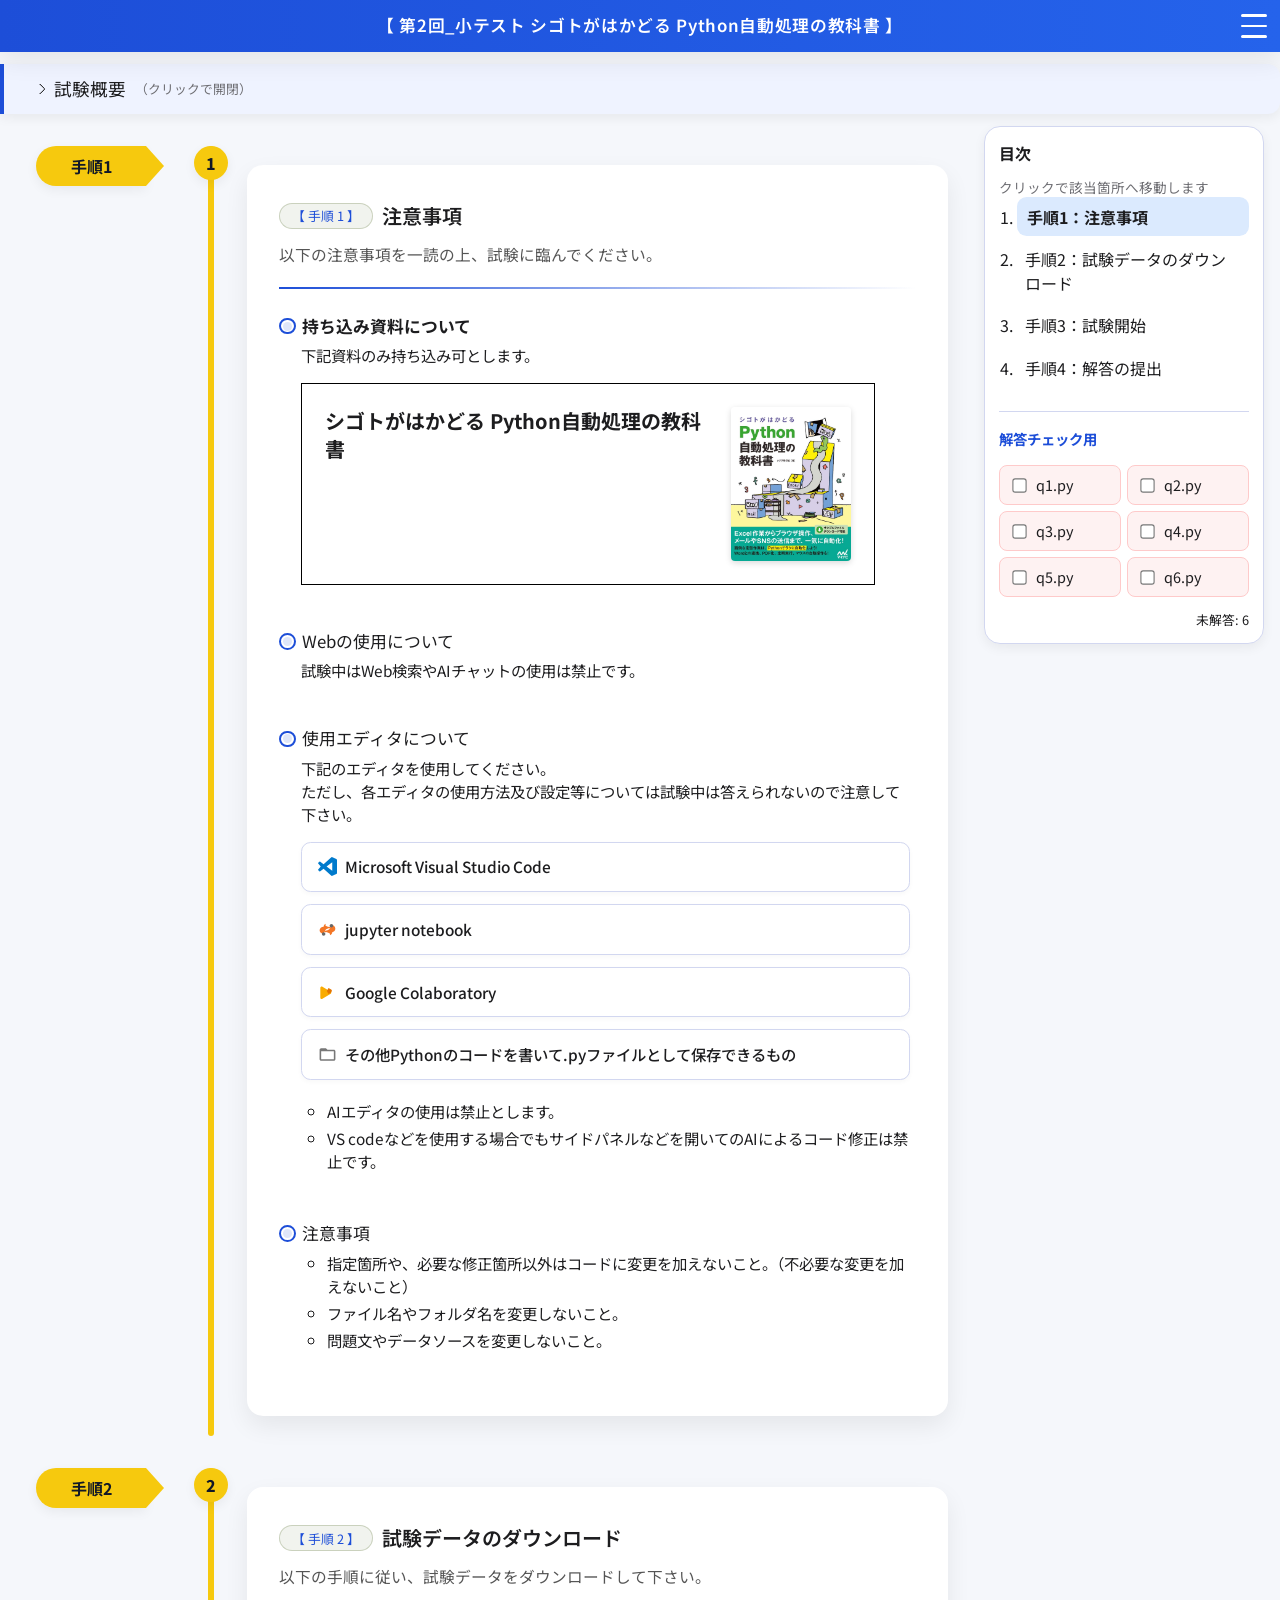
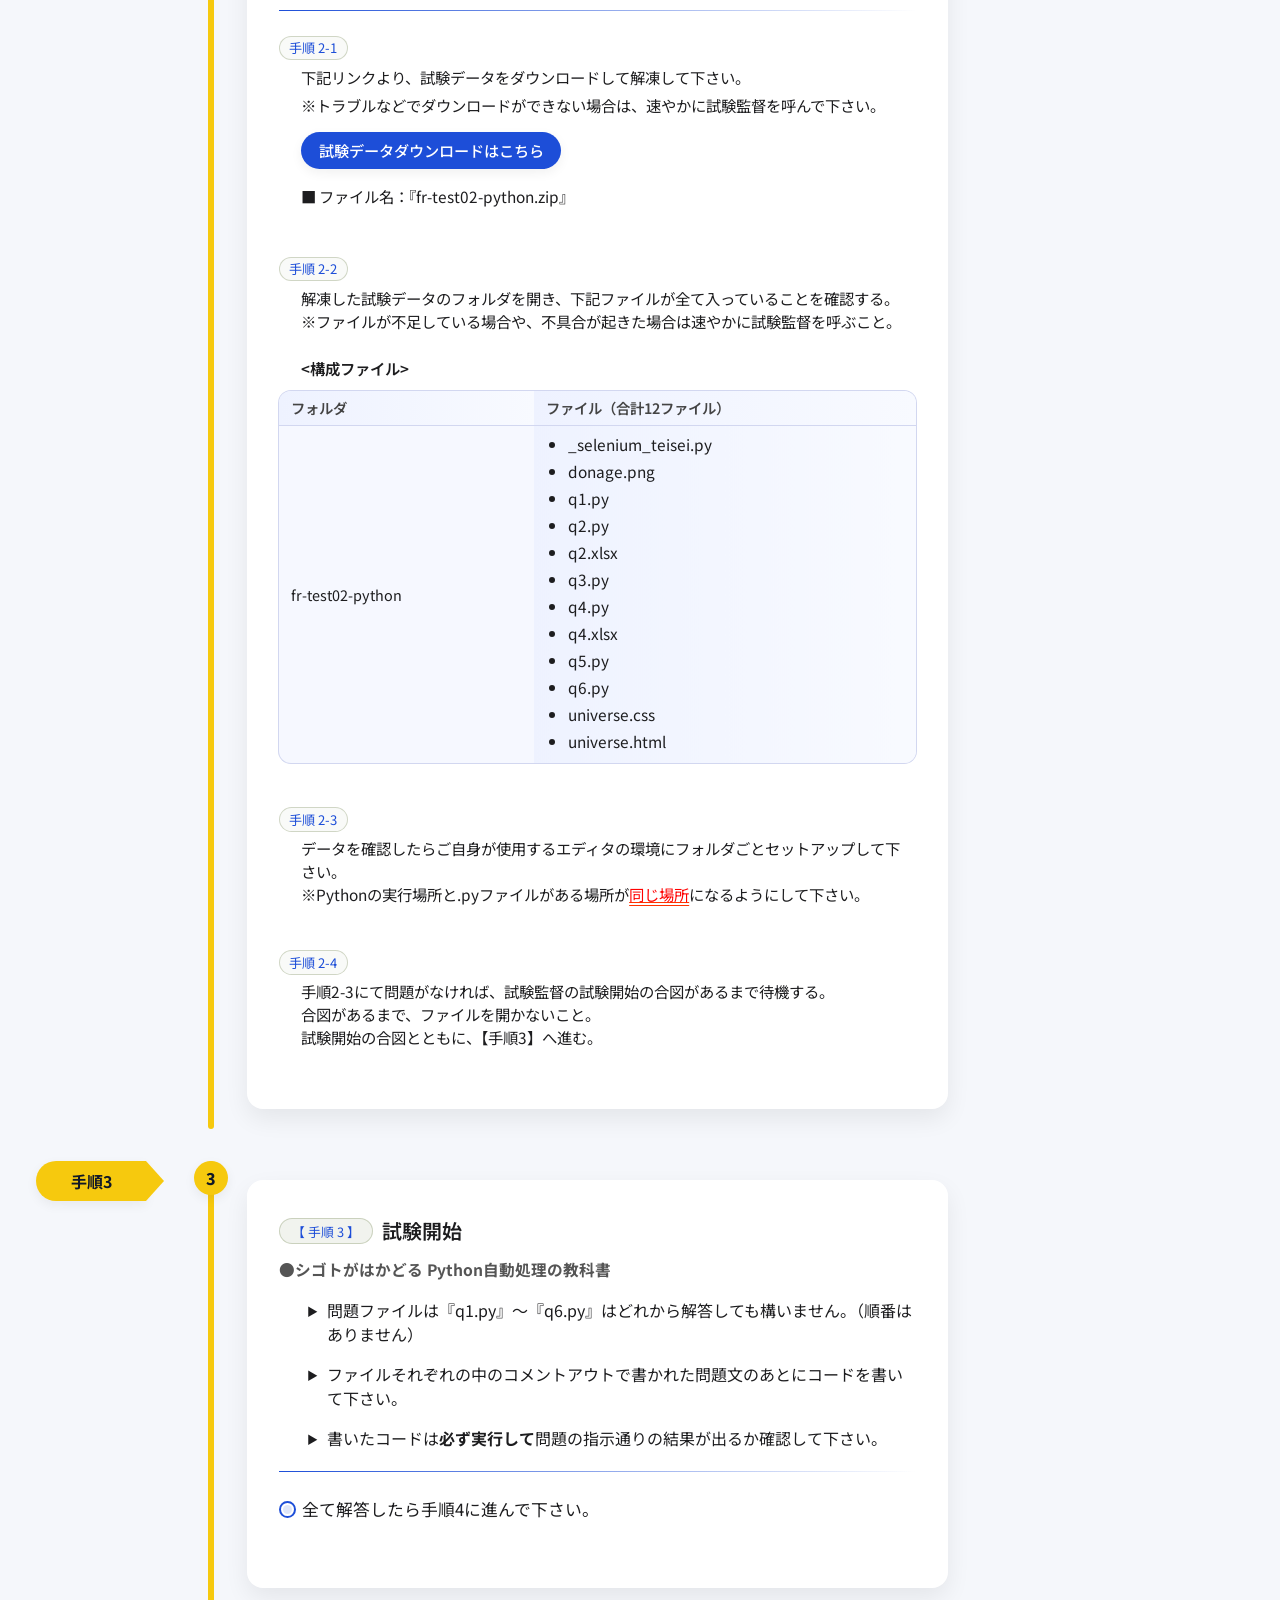
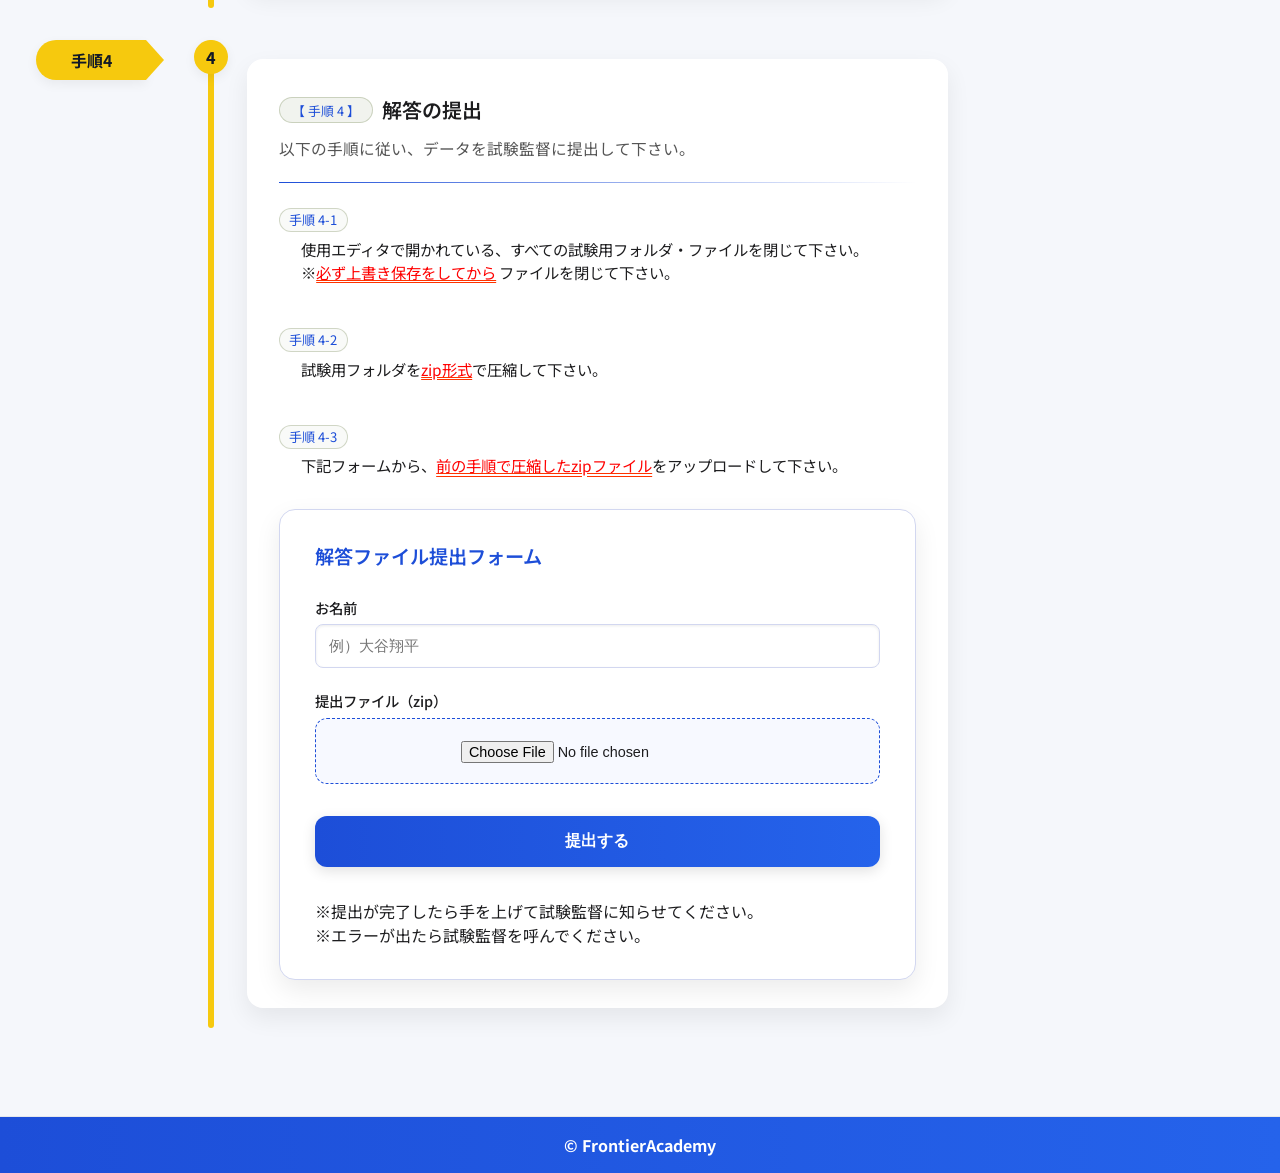
<file: index.html>
<!DOCTYPE html>
<html lang="ja">

<head>
  <meta charset="UTF-8" />
  <meta name="viewport" content="width=device-width, initial-scale=1.0" />
  <title>第2回 小テスト - シゴトがはかどる Python自動処理の教科書</title> <!-- 変更箇所 -->

  <!-- Google Fonts -->
  <link rel="preconnect" href="https://fonts.googleapis.com" />
  <link rel="preconnect" href="https://fonts.gstatic.com" crossorigin />
  <link href="https://fonts.googleapis.com/css2?family=Noto+Sans+JP:wght@400;500;700&display=swap" rel="stylesheet" />

  <!-- メインスタイル -->
  <link rel="stylesheet" href="css/style_timeline_tl_final.css" />
</head>

<body>
  <header>
    <h1>【 第2回_小テスト シゴトがはかどる Python自動処理の教科書 】</h1>
    <button class="humb" aria-label="オプションメニューを開閉">
      <span class="humb__line humb__line--top"></span>
      <span class="humb__line humb__line--mid"></span>
      <span class="humb__line humb__line--bottom"></span>
    </button>
  </header>

  <div class="contents">
    <!-- 試験概要 -->
    <div class="contents__heading">
      <h2>
        試験概要
        <span>（クリックで開閉）</span>
      </h2>
      <div class="info">
        <dl class="info__list">
          <dt>実施施設</dt>
          <dd>フロンティア・アカデミー福岡校</dd>
          <dt>試験時間</dt>
          <dd>45分間</dd>
          <dt>合格点</dt>
          <dd>80点（100点満点中）</dd>
        </dl>
      </div>
    </div>

    <!-- タブ（廃止：タイムライン1ページ化） -->
    <!-- パネル（タイムライン） -->
    <div class="page-layout">
      <!-- メイン（タイムライン） -->
      <main class="timeline" aria-label="手順一覧">
        <!-- 1:はじめに -->
        <section id="step1" class="timeline-item">
          <div class="timeline-tag" aria-hidden="true"><span>手順1</span></div>
          <div class="timeline-rail" aria-hidden="true"><span class="timeline-dot">1</span></div>
          <div class="timeline-content">
            <div class="question">
              <div class="question__heading">
                <h3>
                  <span class="panel-title">自動出力</span>
                  注意事項
                </h3>
                <p>以下の注意事項を一読の上、試験に臨んでください。</p>
              </div>
              <div class="question__item">
                <h4 class="fontB">
                  <span class="radio-button"></span>
                  持ち込み資料について
                </h4>
                <p>
                  下記資料のみ持ち込み可とします。
                </p>
                <p class="emphasis-book book-with-image boxb">
                  <span class="book-title">シゴトがはかどる Python自動処理の教科書</span> <!-- 変更箇所 -->
                  <img src="images/image_python_2.jpg" alt="" class="book-image" />
                </p>
              </div>
              <div class="question__item">
                <h4>
                  <span class="radio-button"></span>
                  Webの使用について
                </h4>
                <p>試験中はWeb検索やAIチャットの使用は禁止です。</p>
              </div>
              <div class="question__item">
                <h4>
                  <span class="radio-button"></span>
                  使用エディタについて
                </h4>
                <!-- <p>Google Colaboratory（※自身のGoogleアカウントにログインして実行する）</p> -->
                <p>下記のエディタを使用してください。<br>ただし、各エディタの使用方法及び設定等については試験中は答えられないので注意して下さい。</p>

                <ul class="editor-list">
                  <li class="icon-vscode">Microsoft Visual Studio Code</li>
                  <li class="icon-jupyter">jupyter notebook</li>
                  <li class="icon-colab">Google Colaboratory</li>
                  <li class="icon-other">その他Pythonのコードを書いて.pyファイルとして保存できるもの</li>
                </ul>

                <ul class="mTop">
                  <li class="td-on">AIエディタの使用は禁止とします。</li>
                  <li class="td-on">VS codeなどを使用する場合でもサイドパネルなどを開いてのAIによるコード修正は禁止です。</li>
                </ul>

              </div>
              <div class="question__item">
                <h4>
                  <span class="radio-button"></span>
                  注意事項
                </h4>
                <ul>
                  <li class="td-on">
                    指定箇所や、必要な修正箇所以外はコードに変更を加えないこと。（不必要な変更を加えないこと）
                  </li>
                  <li class="td-on">ファイル名やフォルダ名を変更しないこと。</li>
                  <li class="td-on">問題文やデータソースを変更しないこと。</li>
                </ul>
              </div>
            </div>
          </div>
        </section>

        <!-- 2:試験問題ダウンロード -->
        <section id="step2" class="timeline-item">
          <div class="timeline-tag" aria-hidden="true"><span>手順2</span></div>
          <div class="timeline-rail" aria-hidden="true"><span class="timeline-dot">2</span></div>
          <div class="timeline-content">
            <div class="question">
              <div class="question__heading">
                <h3>
                  <span class="panel-title">手順n (自動出力)</span>
                  試験データのダウンロード
                </h3>
                <p>以下の手順に従い、試験データをダウンロードして下さい。</p>
              </div>
              <div class="question__item">
                <h4>
                  <span class="panel-sub-title">自動出力</span>
                </h4>
                <p class="phphtml2">下記リンクより、試験データをダウンロードして解凍して下さい。</p>
                <p class="phphtml2">
                  ※トラブルなどでダウンロードができない場合は、速やかに試験監督を呼んで下さい。
                </p>
                <p class="phphtml2" style="margin-top: 1em">
                  <a href="fr-test02-python.zip" target="_blank" class="link-button">
                    試験データダウンロードはこちら
                  </a>
                </p>
                <!-- <p class="phphtml2" style="margin-top: 1em">
              ■ ファイル名：『fr-test06-python2.zip』
            </p> -->
                <p class="phphtml2" style="margin-top: 1em">
                  ■ ファイル名：『fr-test02-python.zip』
                </p>
              </div>

              <div class="question__item">
                <h4>
                  <span class="panel-sub-title">自動出力</span>
                </h4>
                <p>
                  解凍した試験データのフォルダを開き、下記ファイルが全て入っていることを確認する。
                </p>
                <p>※ファイルが不足している場合や、不具合が起きた場合は速やかに試験監督を呼ぶこと。</p>
                <br />
                <p class="table-caption">&lt;構成ファイル&gt;</p>
                <table class="question-table question-table--three-cols">
                  <tr>
                    <th>フォルダ</th>
                    <th>ファイル（合計12ファイル）</th>
                  </tr>
                  <tr>
                    <td>fr-test02-python</td> <!-- 変更箇所 -->
                    <td class="bg-th">
                      <ul class="file-list">
                        <li>_selenium_teisei.py</li>
                        <li>donage.png</li>
                        <li>q1.py</li>
                        <li>q2.py</li>
                        <li>q2.xlsx</li>
                        <li>q3.py</li>
                        <li>q4.py</li>
                        <li>q4.xlsx</li>
                        <li>q5.py</li>
                        <li>q6.py</li>
                        <li>universe.css</li>
                        <li>universe.html</li>
                      </ul>
                    </td>
                  </tr>

                </table>

                <!-- <table class="question-table question-table--three-cols">
              <tr>
                <th>親フォルダ</th>
                <th>子フォルダ</th>
                <th>孫フォルダ</th>
                <th>各ファイル</th>
              </tr>
              <tr>
                <td rowspan="4">fr-test01-python</td>
                <td rowspan="2">chapter-1</td>
                <td>data</td>
                <td>交通事故_2024.csv</td>
              </tr>
              <tr>
                <td>src</td>
                <td>MiniTest.ipynb</td>
              </tr>
              <tr>
                <td rowspan="2">chapter-2</td>
                <td>data</td>
                <td>福岡県人口移動調査.xlsx</td>
              </tr>
              <tr>
                <td>src</td>
                <td>MiniTest_2.ipynb</td>
              </tr>
            </table> -->
              </div>

              <div class="question__item">
                <h4>
                  <span class="panel-sub-title">自動出力</span>
                </h4>
                <!-- <p>
              データを確認したら元のフォルダ（fr-test06-python2）ごと、ご自身のGoogleドライブにアップロードしてください。
            </p> -->
                <p>データを確認したらご自身が使用するエディタの環境にフォルダごとセットアップして下さい。</p>
                <!-- <p>
              ※フォルダは
              <span class="point2">マイドライブの直下</span>
              にアップロードしてください。
            </p> -->
                <p>
                  ※Pythonの実行場所と.pyファイルがある場所が<span class="point2">同じ場所</span>になるようにして下さい。
                </p>
              </div>

              <div class="question__item">
                <h4>
                  <span class="panel-sub-title">自動出力</span>
                </h4>
                <p>手順2-3にて問題がなければ、試験監督の試験開始の合図があるまで待機する。</p>
                <p>合図があるまで、ファイルを開かないこと。</p>
                <p>試験開始の合図とともに、【手順3】へ進む。</p>
              </div>
            </div>
          </div>
        </section>

        <!-- 3:試験開始 -->
        <section id="step3" class="timeline-item">
          <div class="timeline-tag" aria-hidden="true"><span>手順3</span></div>
          <div class="timeline-rail" aria-hidden="true"><span class="timeline-dot">3</span></div>
          <div class="timeline-content">
            <div class="question">
              <div class="question__heading">
                <h3>
                  <span class="panel-title">手順n (自動出力)</span>
                  試験開始
                </h3>
                <p class="emphasis-book">●シゴトがはかどる Python自動処理の教科書</p>
                <!-- <ul class="notice3">
              <li>
                アップロードした『fr-test06-python2』フォルダの中にある『chapter-1』と『chapter-2』はどちらから始めても構いません。
              </li>
              <li>
                それぞれの『src』フォルダの中にあるファイルを
                <span class="b">右クリック</span>
                →
                <span class="b">アプリで開く</span>
                →
                <span class="b">Google Colaboratory</span>
                を選択して作業ウィンドウを開いてください。
              </li>
              <li>解答はセルの中に記入してください。セルの数は適宜、増やしても構いません。</li>
            </ul> -->

                <ul class="notice3">
                  <li>
                    問題ファイルは『q1.py』〜『q6.py』はどれから解答しても構いません。（順番はありません）
                  </li>
                  <li>
                    ファイルそれぞれの中のコメントアウトで書かれた問題文のあとにコードを書いて下さい。
                  </li>
                  <li>書いたコードは<span class="b">必ず実行して</span>問題の指示通りの結果が出るか確認して下さい。</li>
                </ul>
              </div>

              <div class="question__item">
                <h4>
                  <span class="radio-button"></span>
                  全て解答したら手順4に進んで下さい。
                </h4>
              </div>
            </div>
          </div>
        </section>

        <!-- 4:ファイルアップロード -->
        <section id="step4" class="timeline-item">
          <div class="timeline-tag" aria-hidden="true"><span>手順4</span></div>
          <div class="timeline-rail" aria-hidden="true"><span class="timeline-dot">4</span></div>
          <div class="timeline-content">
            <div class="question">
              <div class="question__heading">
                <h3>
                  <span class="panel-title">手順n (自動出力)</span>
                  解答の提出
                </h3>
                <p>以下の手順に従い、データを試験監督に提出して下さい。</p>
              </div>

              <!-- 4-1 -->
              <div class="question__item">
                <h4>
                  <span class="panel-sub-title">自動出力</span>
                </h4>
                <p>
                  使用エディタで開かれている、すべての試験用フォルダ・ファイルを閉じて下さい。
                  <br />
                  ※<span class="point2">必ず上書き保存をしてから</span> ファイルを閉じて下さい。
                </p>
              </div>

              <!-- 4-2 -->
              <div class="question__item">
                <h4>
                  <span class="panel-sub-title">自動出力</span>
                </h4>
                <p>試験用フォルダを<span class="point2">zip形式</span>で圧縮して下さい。</p>
              </div>

              <!-- 4-4: ここからフォーム版に置き換え -->
              <div class="question__item">
                <h4><span class="panel-sub-title">自動出力</span></h4>
                <p>下記フォームから、<span class="point2">前の手順で圧縮したzipファイル</span>をアップロードして下さい。</p>
              </div>

              <!-- ★★★ スタイリッシュ提出フォーム（独立カード化） ★★★ -->
              <div class="upload-card">

                <h4 class="upload-title">
                  解答ファイル提出フォーム
                </h4>

                <form id="uploadForm" class="upload-form">

                  <div class="form-group">
                    <label>お名前</label>
                    <input type="text" id="nameInput" placeholder="例）大谷翔平" required />
                  </div>

                  <div class="form-group">
                    <label>提出ファイル（zip）</label>
                    <div class="file-box">
                      <input type="file" id="fileInput" accept=".zip" required />
                    </div>
                  </div>

                  <button type="submit" class="upload-btn">
                    提出する
                  </button>

                  <p id="uploadResult" class="upload-result"></p>

                </form>

                <script>
                  document.getElementById("uploadForm").addEventListener("submit", async (e) => {
                    e.preventDefault();

                    const name = document.getElementById("nameInput").value.trim();
                    const fileInput = document.getElementById("fileInput");
                    const file = fileInput.files[0];

                    if (!name || !file) {
                      alert("名前とファイルを選択してください");
                      return;
                    }

                    if (!file.name.endsWith('.zip')) {
                      alert("ZIPファイルのみ提出可能です");
                      return;
                    }

                    // ★★★ ファイル → base64変換 ★★★
                    const reader = new FileReader();
                    reader.onload = async function (event) {
                      const base64 = event.target.result.split(',')[1];  // [data-uri] → XXX部分だけ
                      const formData = new FormData();
                      formData.append('name', name);
                      formData.append('file', base64);  // base64文字列として送信
                      formData.append('filename', file.name);  // ファイル名も別途送信

                      document.getElementById("uploadResult").textContent = "送信中…（10～20秒かかる場合があります）";

                      try {
                        const url = "https://script.google.com/macros/s/AKfycbxGGPOqsgp715iMyX8--L2L2FdKrQV7Oay3__BR6K2hxnCGiGJZvirmQDad_ie3pGSEtQ/exec";  // ← あなたの最新URL

                        const response = await fetch(url, {
                          method: "POST",
                          body: formData
                        });

                        const result = await response.text();
                        if (result.includes("OK")) {
                          document.getElementById("uploadResult").textContent = "提出が完了しました！お疲れさまでした。";
                          document.getElementById("uploadForm").reset();
                        } else {
                          document.getElementById("uploadResult").textContent = "エラー: " + result + "（試験監督を呼んでください）";
                        }
                      } catch (error) {
                        document.getElementById("uploadResult").textContent = "送信エラー: " + error.message + "（試験監督を呼んでください）";
                      }
                    };
                    reader.readAsDataURL(file);  // base64読み込み開始
                  });
                </script>

                <p style="margin-top:2rem;">
                  ※提出が完了したら手を上げて試験監督に知らせてください。<br>
                  ※エラーが出たら試験監督を呼んでください。
                </p>
              </div>
            </div>
        </section>



      </main>

      <!-- 右ペイン：インデックス（常時表示） -->
      <aside class="index-pane" aria-label="手順インデックス">
        <div class="index-pane__inner">
          <p class="index-pane__title">目次</p>

          <div class="index-pane__hint">クリックで該当箇所へ移動します</div>
          <nav>
            <ol class="index-list"><!-- JSで自動生成 --></ol>
          </nav>

          <!-- 解答チェックリスト（Sidebar版） -->
          <div class="sidebar-checklist">
            <h4 class="checklist-title">解答チェック用</h4>
            <ul class="check-list-group mTop">
              <li>
                <label>
                  <input type="checkbox" class="task-check" />
                  <span class="task-name">q1.py</span>
                </label>
              </li>
              <li>
                <label>
                  <input type="checkbox" class="task-check" />
                  <span class="task-name">q2.py</span>
                </label>
              </li>
              <li>
                <label>
                  <input type="checkbox" class="task-check" />
                  <span class="task-name">q3.py</span>
                </label>
              </li>
              <li>
                <label>
                  <input type="checkbox" class="task-check" />
                  <span class="task-name">q4.py</span>
                </label>
              </li>
              <li>
                <label>
                  <input type="checkbox" class="task-check" />
                  <span class="task-name">q5.py</span>
                </label>
              </li>
              <li>
                <label>
                  <input type="checkbox" class="task-check" />
                  <span class="task-name">q6.py</span>
                </label>
              </li>
              <!-- <li>
                <label>
                  <input type="checkbox" class="task-check" />
                  <span class="task-name">q7.py</span>
                </label>
              </li> -->
            </ul>
            <div class="checklist-progress">
              <span class="progress-text">未解答: <span class="count-val">6</span></span>
            </div>
          </div>
        </div>
      </aside>
    </div>
  </div>

  <!-- サイドメニュー -->
  <aside class="sub-menu">
    <h2 class="sub-menu__heading">オプション</h2>
    <button class="close-btn" aria-label="閉じる"></button>

    <ul class="sub-menu__list sub-menu-list">
      <li class="sub-menu-list__item sub-menu-list__item--font-size">
        <dl>
          <dt>文字サイズ</dt>
          <dd>
            <ul class="font-size-button-list">
              <li class="font-size-button-list__item font-size-button-list__item--large">大</li>
              <li class="font-size-button-list__item font-size-button-list__item--medium on">
                中
              </li>
              <li class="font-size-button-list__item font-size-button-list__item--small">小</li>
            </ul>
          </dd>
        </dl>
      </li>
      <li class="sub-menu-list__item sub-menu-list__item--highlight">
        <dl>
          <dt>ハイライトモード</dt>
          <dd><button class="toggle-button"></button></dd>
        </dl>
      </li>
      <li class="sub-menu-list__item sub-menu-list__item--highlight">
        <dl>
          <dt>カラー変更</dt>
          <dd>
            <form action="#">
              <input type="color" class="color-picker" value="#0a84ff" />
              <button class="color-reset">初期化</button>
            </form>
          </dd>
        </dl>
      </li>
    </ul>
  </aside>

  <div class="overlay"></div>

  <footer class="site-footer">
    <small>&copy; FrontierAcademy</small>
  </footer>
  <script src="js/main_timeline.js"></script>
</body>

</html>
</file>
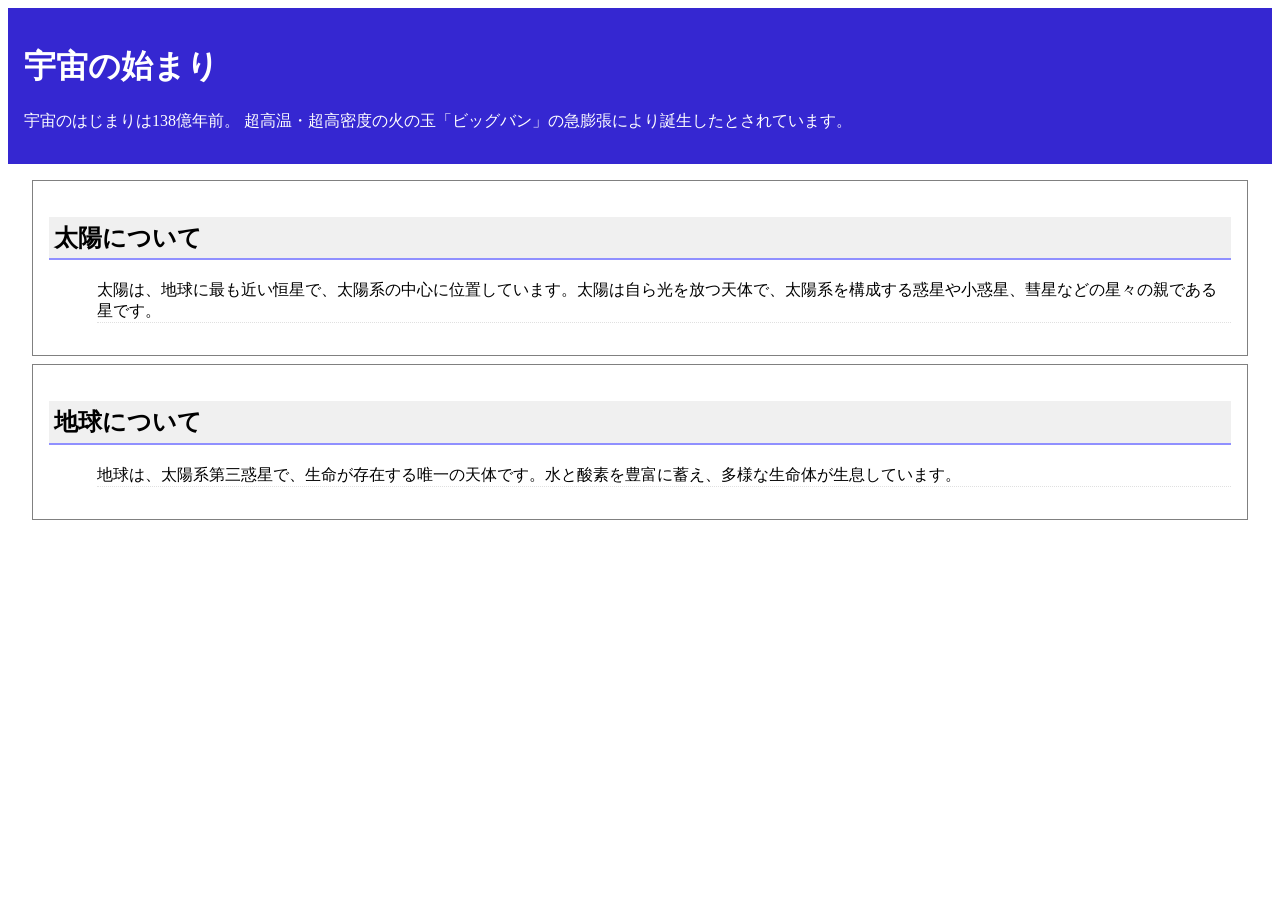
<file: fr-test02-zidouka/universe.html>
<html>
  <head>
    <meta charset="utf-8">
    <title>宇宙について</title>
    <link rel="stylesheet" href="universe.css">
  </head>
  <body>
    <div id="about">
      <h1>宇宙の始まり</h1>
      <p>宇宙のはじまりは138億年前。 超高温・超高密度の火の玉「ビッグバン」の急膨張により誕生したとされています。</p>
    </div>
    <div id="planet"> 
      <div id="sun">
        <h2>太陽について</h2>
        <p class="desc">太陽は、地球に最も近い恒星で、太陽系の中心に位置しています。太陽は自ら光を放つ天体で、太陽系を構成する惑星や小惑星、彗星などの星々の親である星です。﻿</p>
      </div>
      <div id="earth">
        <h2>地球について</h2>
        <p class="desc">地球は、太陽系第三惑星で、生命が存在する唯一の天体です。水と酸素を豊富に蓄え、多様な生命体が生息しています。﻿
        </p>
      </div>
    </div>
  </body>
</html>
</file>
<file: css/style_timeline_tl_final.css>
@charset 'utf-8';

/* ------------------------------
   Reset & Base
------------------------------ */

* {
  margin: 0;
  padding: 0;
  font-size: 100%;
  line-height: 1.5;
  letter-spacing: normal;
  font-weight: normal;
  text-decoration: none;
  box-sizing: border-box;
}

ul,
ol {
  list-style-type: none;
}

html {
  font-size: 100%;
}

:root {
  /* Apple風ブルーテーマ */
  --main-c: #1d4ed8;
  /* メイン：濃い青 */
  --main-c2: #2563eb;
  /* 少し明るい青（ホバー・アクセント用） */
  --accent-c: #ffffff;

  --text-c: #1d1d1f;
  /* Apple標準の黒 */
  --muted-c: #6e6e73;
  /* 補助的な薄いグレー */

  --bg-page: #f5f7fb;
  /* 薄い青みがかった背景 */
  --bg-panel: #ffffff;
  --bg-heading: #eff3ff;
  /* ヘッダーの淡青 */
  --border-soft: #d2d7f0;
  /* 青寄りの薄ボーダー */

  --link-text-c: #0a84ff;
  /* Appleリンクブルー */

  --header-height: 3.25rem;
  --tab-height: 2.5rem;
  --humb-line-height: 0.16rem;
  --border-width: 0.05rem;

  --shadow-soft: 0 10px 25px rgba(0, 0, 0, 0.07);
  --shadow-light: 0 4px 12px rgba(0, 0, 0, 0.06);
}

body {
  overflow-x: hidden; /* 横スクロール防止 */
  overflow-y: auto;
  font-family:
    "Noto Sans JP",
    system-ui,
    -apple-system,
    BlinkMacSystemFont,
    sans-serif;
  background-color: var(--bg-page);
  color: var(--text-c);
}

body * {
  color: var(--text-c);
}

.fontB {
  font-weight: bold;
}

/* ------------------------------
   Header
------------------------------ */

header {
  width: 100%;
  height: var(--header-height);
  background: linear-gradient(90deg, #1d4ed8, #2563eb) !important;
  padding: 0 1rem;
  position: relative;
  display: flex;
  align-items: center;
  justify-content: center;
  box-shadow: var(--shadow-soft);
  z-index: 3000;
}

header h1 {
  font-size: 1.05rem;
  text-align: center;
  color: var(--accent-c);
  font-weight: 600;
  letter-spacing: 0.04em;
  padding: 0 2.5rem;
  /* ハンバーガー分の余白 */
}

/* ハンバーガーメニュー */

.humb {
  width: var(--header-height);
  height: var(--header-height);
  border: none;
  appearance: none;
  outline: none;
  position: absolute;
  background-color: transparent;
  top: calc(50% - var(--header-height) / 2);
  right: 0;
  z-index: 4000;
  cursor: pointer;
}

.humb__line {
  display: block;
  height: var(--humb-line-height);
  width: 50%;
  background-color: var(--accent-c);
  position: absolute;
  left: 25%;
  border-radius: 999px;
  transition:
    transform 0.35s ease,
    opacity 0.35s ease,
    top 0.35s ease;
}

.humb__line--top {
  top: calc(30% - var(--humb-line-height) / 2);
}

.humb__line--mid {
  top: calc(50% - var(--humb-line-height) / 2);
}

.humb__line--bottom {
  top: calc(70% - var(--humb-line-height) / 2);
}

.humb.on .humb__line--top {
  top: calc(50% - var(--humb-line-height) / 2);
  transform: rotateZ(45deg);
}

.humb.on .humb__line--mid {
  opacity: 0;
}

.humb.on .humb__line--bottom {
  top: calc(50% - var(--humb-line-height) / 2);
  transform: rotateZ(-45deg);
}

/* ------------------------------
   Layout & Contents
------------------------------ */

.contents {
  width: 100%;
  min-height: calc(100vh - var(--header-height));
  height: auto;
  display: flex;
  flex-direction: column;
}

/* 試験概要 */

.contents__heading {
  width: 100%;
  padding: 0.75rem 0;
  background-color: transparent;
}

.contents__heading h2 {
  padding: 0.75rem 2rem;
  font-size: 1.1rem;
  line-height: 1.6rem;
  position: relative;
  cursor: pointer;
  user-select: none;
  background-color: var(--bg-heading);
  border-radius: 0 0.75rem 0.75rem 0;
  border-left: 4px solid var(--main-c);
  box-shadow: var(--shadow-light);
  display: flex;
  align-items: center;
  gap: 0.6rem;
  /* ← 矢印と文字の隙間 */
}

.contents__heading h2 span {
  font-size: 0.8rem;
  color: var(--muted-c);
}

.contents__heading h2:hover {
  background-color: #f1f1ea;
}

.contents__heading h2::before {
  content: "";
  width: 0.45rem;
  height: 0.45rem;

  border: 0.12rem solid var(--text-c);
  border-left: none;
  border-bottom: none;
  border-radius: 2px;

  transform: rotateZ(45deg);
  transition: 0.3s;

  /* ★ important ★ */
  position: static !important;
  /* ← これで中央揃えに参加できる */
}

.contents__heading h2.open::before {
  transform: rotateZ(135deg);
}

.info {
  width: 100%;
  height: 0;
  padding: 0 2.5rem;
  overflow: hidden;
  transition: height 0.3s ease;
}

.info__list {
  display: flex;
  flex-wrap: wrap;
  font-size: 0.85rem;
  padding: 0.75rem 0 0;
  background-color: transparent;
}

.info__list dt {
  color: var(--accent-c);
  background-color: var(--main-c);
  text-align: center;
  line-height: 1.5em;
  width: 30%;
  padding: 0.35rem 0;
}

.info__list dd {
  line-height: 1.5rem;
  width: 70%;
  padding: 0.35rem 1rem;
  background-color: var(--bg-panel);
  border-bottom: 1px solid var(--border-soft);
}

/* ------------------------------
   タブ
------------------------------ */

.contents__tab {
  width: 100%;
  height: var(--tab-height);
  position: relative;
  margin-top: 0.25rem;
}

.arrow {
  width: var(--tab-height);
  height: var(--tab-height);
  border: none;
  background-color: transparent;
  appearance: none;
  outline: none;
  position: absolute;
  display: none;
  cursor: pointer;
}

.arrow-next {
  top: 0;
  right: 0.25rem;
  z-index: 1;
}

.arrow-prev {
  top: 0;
  left: 0.25rem;
  z-index: 2;
}

.arrow::before {
  box-sizing: border-box;
  content: "";
  display: block;
  width: 40%;
  height: 40%;
  border: 0.16rem solid var(--main-c);
  border-left: none;
  border-bottom: none;
  position: absolute;
  top: 30%;
  border-radius: 2px;
}

.arrow-next::before {
  right: 35%;
  transform: rotateZ(45deg);
}

.arrow-prev::before {
  left: 35%;
  transform: rotateZ(-135deg);
}

.overflow .arrow {
  display: block;
}

.tab {
  height: var(--tab-height);
  width: calc(100% - var(--tab-height) * 2);
  position: absolute;
  top: 0;
  left: var(--tab-height);
}

.tab-inner {
  width: auto;
  display: flex !important;
  /* フレックス横並び */
  position: relative !important;
  top: 0;
  left: 0;
  transition: left 0.15s ease-out;
}

.tab__item {
  height: var(--tab-height);
  color: var(--main-c);
  font-size: 0.85rem;
  font-weight: 600;
  text-align: center;
  line-height: 1.2;
  /* 2行対応 */
  height: auto;
  /* 高さは自動 */
  padding: 0.3rem 1rem;

  position: static !important;
  /* ← absolute解除で幅が自動可変 */
  width: auto;
  top: 0;
  padding: 0.35rem 1.2rem;
  /* ← 内容と余白に合わせて調整 */
  cursor: pointer;
  user-select: none;
  border-radius: 999px;
  background-color: var(--bg-panel);
  box-shadow: var(--shadow-light);
  transition:
    background-color 0.2s ease,
    color 0.2s ease,
    transform 0.2s ease,
    box-shadow 0.2s ease;
}

.tab__item:hover {
  transform: translateY(-1px);
  box-shadow: 0 4px 14px rgba(0, 0, 0, 0.08);
}

.tab__item.current-tab {
  background-color: var(--main-c);
  color: #ffffff;
}

/* ------------------------------
   パネル
------------------------------ */

.contents__panel {
  flex: 1;
  border-top: 1px solid var(--border-soft);
  position: relative;
  overflow-y: scroll;
  overflow-x: hidden;
  padding: 3rem 0 0.5rem;
  /* ← 上だけ 3rem に増やした */

  /* Safari風の淡青グラデーション */
  background: linear-gradient(180deg, #f5f7fb 0%, #eef2ff 40%, #e7ecff 100%);
}

.contents__panel::-webkit-scrollbar {
  width: 0.35rem;
}

.contents__panel::-webkit-scrollbar-track {
  background-color: rgba(0, 0, 0, 0.02);
}

.contents__panel::-webkit-scrollbar-thumb {
  background-color: rgba(0, 0, 0, 0.25);
  border-radius: 999px;
}

.question-panel {
  width: 100%;
  position: absolute;
  top: 0;
  left: 0;
  height: 0;
  overflow: hidden;
}

.question-panel.current-panel {
  height: auto;
}

.question {
  width: min(960px, 100% - 2.5rem);
  margin: 0 auto 2rem;
  padding: 2.25rem 2rem 1.75rem;
  background-color: var(--bg-panel);
  border-radius: 1rem;
  box-shadow: var(--shadow-soft);
}

/* 見出し */

.question__heading {
  margin-bottom: 2.2rem;
  position: relative;
}

.question__heading::after {
  content: "";
  display: block;
  height: 0.08rem;
  width: 100%;
  background: linear-gradient(to right, var(--main-c), rgba(85, 107, 47, 0));
  position: absolute;
  left: 0;
  bottom: -1.4rem;
}

.question__heading h3 {
  margin-bottom: 0.75rem;
  font-size: 1.25rem;
  font-weight: 600;
  display: flex;
  align-items: center;
  gap: 0.6rem;
}

.question__heading .panel-title {
  display: inline-flex;
  padding: 0.15rem 0.75rem;
  font-size: 0.8rem;
  border-radius: 999px;
  background-color: rgba(85, 107, 47, 0.08);
  color: var(--main-c);
  border: 1px solid rgba(85, 107, 47, 0.25);
}

.question__heading p {
  padding: 0 0;
  font-size: 0.98rem;
  color: #555;
}

/* 各項目 */

.question__item {
  padding: 0.75rem 0;
  margin-bottom: 1.25rem;
  transition:
    background-color 0.3s ease,
    box-shadow 0.3s ease,
    transform 0.25s ease;
  border-radius: 0.75rem;
}

.question__item .boxb {
  width: 90%;
  border: 1px solid #000;
  margin-top: 1rem;
  margin-left: 1.4rem;
  padding: 1.4rem;
}

.question__item h4 {
  font-size: 1.05rem;
  display: flex;
  align-items: center;
  gap: 0.4rem;
  margin-bottom: 0.35rem;
}

.question__item h4 > span {
  display: block;
}

.panel-sub-title {
  font-size: 0.82rem;
  padding: 0.08rem 0.6rem;
  border-radius: 999px;
  border: 1px solid rgba(85, 107, 47, 0.25);
  color: var(--main-c);
  background-color: rgba(85, 107, 47, 0.03);
}

/* 疑似ラジオ */

.radio-button {
  width: 1.05rem;
  height: 1.05rem;
  border: 2px solid var(--main-c);
  border-radius: 50%;
  position: relative;
  flex-shrink: 0;
}

.radio-button::before {
  content: "";
  display: block;
  width: 70%;
  height: 70%;
  border-radius: 50%;
  position: absolute;
  top: 15%;
  left: 15%;
  background-color: var(--main-c);
  opacity: 0.14;
}

/* 本文 */

.question__item p,
.question__item ul {
  padding: 0 0.4rem 0 1.4rem;
  font-size: 0.96rem;
}

.question__item ul li {
  margin-bottom: 0.25rem;
}

/* 特定の装飾 */

.emphasis-book {
  font-weight: 700;
  font-size: 1.1rem;
  margin-top: 0.3rem;
}

.notice3 li {
  list-style-type: disclosure-closed;
  margin-left: 3em;
  margin-top: 1em;
}

.b {
  font-weight: bold;
}

/* 出題用表のスタイル */

.question-table {
  margin-top: 0.7rem;
  width: 100%;
  border-collapse: collapse;
  border-radius: 0.75rem;
  overflow: hidden;
  background-color: #f6f8ff;
  /* ほんのり青い白 */
  box-shadow: 0 0 0 1px var(--border-soft);
}

.question-table th,
.question-table td {
  padding: 0.4rem 0.75rem;
  font-size: 0.9rem;
  text-align: left;
}

.question-table th {
  background: linear-gradient(
    to right,
    #eef2ff,
    /* 淡い青 */ #f8faff /* ほぼ白の青 */
  );
  color: #444;
  font-weight: 600;
  border-bottom: 1px solid var(--border-soft);
}

.question-table td {
  border-top: 1px solid var(--border-soft);
}

/* 構成ファイル用（4カラムの比率） */

/* 4カラム用 */
/* .question-table--three-cols th:nth-child(1),
.question-table--three-cols td:nth-child(1) {
  width: 20%;
} */

/* 2カラム用 */
.question-table--three-cols th:nth-child(1),
.question-table--three-cols td:nth-child(1) {
  width: 40%;
}

/* 4カラム用 */
/* .question-table--three-cols th:nth-child(2),
.question-table--three-cols td:nth-child(2) {
  width: 10%;
} */

/* 2カラム用 */
.question-table--three-cols th:nth-child(2),
.question-table--three-cols td:nth-child(2) {
  width: 60%;
}

.question-table--three-cols th:nth-child(3),
.question-table--three-cols td:nth-child(3) {
  width: 10%;
}

.question-table--three-cols th:nth-child(4),
.question-table--three-cols td:nth-child(4) {
  width: 60%;
}

.table-caption {
  font-weight: 600;
  margin-bottom: 0.25rem;
}

/* チェックリストのメモ */

.notes {
  font-size: 0.85rem;
}

/* リンクボタン風 */

.link-button {
  display: inline-flex;
  align-items: center;
  justify-content: center;
  padding: 0.45rem 1.1rem;
  border-radius: 999px;
  background-color: var(--main-c);
  color: #ffffff;
  font-weight: 500;
  font-size: 0.95rem;
  box-shadow: var(--shadow-light);
  transition:
    background-color 0.2s ease,
    transform 0.1s ease,
    box-shadow 0.2s ease;
}

.link-button:hover {
  background-color: var(--main-c2);
  transform: translateY(-1px);
  box-shadow: 0 6px 16px rgba(0, 0, 0, 0.18);
}

.link-button:active {
  transform: translateY(0);
  box-shadow: var(--shadow-light);
}

/* ステップリスト */

.steps-list li {
  padding-left: 1.4rem;
  position: relative;
  margin-bottom: 0.25rem;
  list-style-type: decimal;
}

.steps-list li::before {
  /* content: "•"; */
  position: absolute;
  left: 0.5rem;
  top: 0;
}

/* パネル最下部（自動出力） */

.panel-end {
  padding: 0.5rem 1rem 0;
  text-align: right;
  font-size: 0.85rem;
}

.go-next-panel,
.go-upload,
a {
  display: inline-block;
  color: var(--link-text-c);
}

.go-next-panel:hover,
.go-upload:hover,
a:hover {
  text-decoration: underline;
  cursor: pointer;
  user-select: none;
}

section.question-panel:last-child .panel-end {
  text-align: right;
}

/* ------------------------------
   サブメニュー
------------------------------ */

.sub-menu {
  width: 100%;
  height: 100vh;
  background-color: rgba(0, 0, 0, 0.7);
  font-size: 16px;
  opacity: 0;
  position: fixed;
  top: 0;
  right: 0;
  transform: translateX(100%);
  transition:
    opacity 0.3s,
    transform 0.3s;
  z-index: 1000;
  pointer-events: none;
}

.sub-menu.open {
  opacity: 1;
  transform: translateX(0);
  pointer-events: auto;
}

.sub-menu__heading {
  width: 100%;
  height: var(--header-height);
  margin-bottom: 3.5rem;
  line-height: var(--header-height);
  font-size: 1.1rem;
  font-weight: 600;
  text-align: center;
  color: var(--accent-c);
  background: linear-gradient(90deg, var(--main-c), #738b57);
}

.sub-menu-list {
  width: min(360px, 80%);
  padding: 1.25rem 1.5rem;
  margin: 0 auto;
  background-color: var(--bg-panel);
  border-radius: 1rem;
  box-shadow: var(--shadow-soft);
}

.sub-menu-list__item {
  padding-bottom: 0.6rem;
  border-bottom: 1px solid var(--border-soft);
  margin-bottom: 1.1rem;
}

.sub-menu-list__item > dl {
  min-height: 32px;
  display: flex;
  align-items: center;
}

.sub-menu-list__item dl > dt {
  margin-right: auto;
  line-height: 32px;
  font-size: 0.9rem;
  font-weight: 500;
}

/* 文字サイズ */

.font-size-button-list {
  display: flex;
  gap: 0.25rem;
}

.font-size-button-list__item {
  width: 32px;
  height: 32px;
  border-radius: 999px;
  border: 1px solid var(--main-c);
  text-align: center;
  line-height: 30px;
  cursor: pointer;
  font-size: 0.8rem;
}

.font-size-button-list__item.on {
  color: #fff;
  background-color: var(--main-c);
}

/* トグルボタン */

.toggle-button {
  display: block;
  width: 72px;
  height: 32px;
  border: 1px solid var(--main-c);
  appearance: none;
  outline: none;
  border-radius: 16px;
  position: relative;
  cursor: pointer;
  transition: 0.15s;
  background-color: #f3f3ec;
}

.toggle-button:hover {
  box-shadow: 0 0 4px rgba(0, 0, 0, 0.32);
}

.toggle-button.on {
  background-color: var(--main-c);
}

.toggle-button::before {
  content: "";
  display: block;
  width: 24px;
  height: 24px;
  background-color: var(--main-c);
  border-radius: 50%;
  position: absolute;
  top: 3px;
  left: 6px;
  transition: 0.15s;
}

.toggle-button.on::before {
  transform: translateX(34px);
  background-color: #fff;
}

/* トグルのラベル */

.toggle-button::after {
  content: "OFF";
  display: block;
  box-sizing: border-box;
  width: 100%;
  height: 32px;
  padding: 0 12px;
  font-size: 9px;
  line-height: 32px;
  text-align: right;
  letter-spacing: 0.15em;
  color: var(--muted-c);
}

.toggle-button.on::after {
  content: "ON";
  text-align: left;
  color: #fff;
  letter-spacing: 0.2em;
}

/* カラーピッカー */

.color-picker {
  height: 32px;
  margin-right: 4px;
}

.color-reset {
  height: 32px;
  padding: 4px 10px;
  font-size: 0.78rem;
  vertical-align: top;
  border-radius: 999px;
  border: 1px solid var(--border-soft);
  background-color: #f6f6f1;
  cursor: pointer;
}

.color-reset:hover {
  background-color: #ecece4;
}

/* ------------------------------
   オーバーレイ & フッター
------------------------------ */

.overlay {
  width: 100%;
  height: 0;
  position: absolute;
  top: 0;
  left: 0;
  background-color: rgba(255, 255, 255, 0);
  z-index: 0;
  pointer-events: none;
}

.overlay.on {
  animation: fadeInOut 1s;
}

@keyframes fadeInOut {
  0% {
    height: 100vh;
    background-color: rgba(255, 255, 255, 0);
  }

  33% {
    height: 100vh;
    background-color: rgba(255, 255, 255, 1);
  }

  66% {
    height: 100vh;
    background-color: rgba(255, 255, 255, 1);
  }

  99% {
    height: 100vh;
    background-color: rgba(255, 255, 255, 0);
  }

  100% {
    height: 0;
    background-color: rgba(255, 255, 255, 0);
  }
}

/* ------------------------------
   ハイライトモード
------------------------------ */

/* 背景色を濃く（青） */
.contents.highlight-mode {
  background-color: var(--main-c2);
  transition: background-color 0.3s ease;
}

/* 通常時は少し薄くする（オプション） */
.contents.highlight-mode .question__item {
  opacity: 0.4;
  transform: scale(0.98);
  transition:
    opacity 0.3s ease,
    transform 0.3s ease;
}

/* 選択されたアイテムだけ強調 */
.contents.highlight-mode .question__item.current-highlight {
  opacity: 1;
  transform: scale(1);
  background-color: #fff;
  box-shadow: 0 0 1.5rem rgba(255, 255, 255, 0.9);
  z-index: 10;
  border-radius: 0.75rem;
}

.highlight-mode .question__item h4 {
  user-select: none;
  cursor: pointer;
}

.highlight-mode .radio-button::before {
  opacity: 0;
  background-color: var(--text-c);
  transition: 0.3s;
}

.highlight-mode .current-highlight .radio-button::before {
  opacity: 1;
}

.highlight-mode .question-table th {
  border-bottom: 1px solid var(--main-c2);
  color: var(--main-c2);
  transition:
    border-bottom 0.3s,
    color 0.3s;
}

.highlight-mode .current-highlight .question-table th {
  border-bottom: 1px solid #fff;
  color: #fff;
}

.highlight-mode .go-next-panel,
.highlight-mode .panel-end a {
  filter: brightness(3);
}

/* ------------------------------
   その他クラス
------------------------------ */

.td-on {
  list-style-type: circle;
  margin-left: 1.6rem;
}

.phphtml2 {
  margin-bottom: 5px;
}

.phphtml3 {
  margin-left: 30px;
  margin-bottom: 5px;
  padding-left: 50px;
  background-image: url(../list.gif);
  background-repeat: no-repeat;
  background-size: 10px;
  background-position: left 8px;
}

.point1 {
  color: red;
  font-size: 150%;
}

.point2 {
  color: red;
  text-decoration: underline double #ff3300;
}

/* =========================================================
   タブを矢印型（右側が尖ったボタン）にする
   ========================================================= */

.tab__item {
  clip-path: polygon(0 0, 85% 0, 100% 50%, 85% 100%, 0 100%);
  padding-right: 1.8rem;
  /* 文字が矢印先に当たらないよう調整 */
}

/* アクティブ（current-tab）のときも同じ形で */
.tab__item.current-tab {
  clip-path: polygon(0 0, 85% 0, 100% 50%, 85% 100%, 0 100%);
}

/* =========================================================
   タブ：矢印型（手順1〜最後の1つ前まで）
   左側は四角形にし、右側だけ尖らせる
   ========================================================= */

/* 全タブの基本形：左側は直角・角丸なしにする */
.tab__item {
  border-radius: 0;
  /* ← 左側の丸みを消す */
  padding-right: 2.2rem;
}

/* 手順1〜(n-1) のタブを矢印形にする（右側のみ尖る） */
.tab__item:not(:last-child) {
  clip-path: polygon(
    0 0,
    calc(100% - 14px) 0,
    100% 50%,
    calc(100% - 14px) 100%,
    0 100%
  );
}

/* カレント状態でも同じ形状にする */
.tab__item.current-tab:not(:last-child) {
  clip-path: polygon(0 0, 85% 0, 100% 50%, 85% 100%, 0 100%);
}

/* =========================================================
   最終タブ（手順の最後）は矢印なしの普通の四角形に戻す
   ========================================================= */

.tab__item:last-child {
  clip-path: none;
  /* ← 矢印を解除 */
  padding-right: 1rem;
  /* ← 通常の余白に戻す */
  border-radius: 0.3rem;
  /* ← 少し丸くしたい場合。完全に四角なら 0 */
}

/* =========================================================
   タブを中央寄せにする
   ========================================================= */

/* 1. 左右の矢印ボタンを消す（センタリングなら不要） */
.contents__tab .arrow {
  display: none !important;
}

/* 2. タブ全体（.contents__tab）をフレックスで中央寄せ */
.contents__tab {
  display: flex;
  justify-content: center;
  align-items: center;
}

/* 3. tab を通常レイアウトに変更 */
.tab {
  width: auto;
  position: relative;
}

/* 4. tab-inner を横並びの通常フローにする */
.tab-inner {
  position: relative !important;
  display: flex;
  gap: 0;
  /* つなぎ目なし */
  left: 0 !important;
}

/* 5. タブ（li）をフレックスの子として通常配置 */
.tab__item {
  position: relative !important;
  left: 0 !important;
}

/* 書籍説明行 + 画像を横並びに */
.book-with-image {
  display: flex;
  align-items: flex-start;
  justify-content: space-between;
  gap: 1rem;
  /* テキストと画像の隙間を自然に */
}

/* 書籍画像 */
.book-with-image .book-image {
  width: 120px;
  max-height: 160px;
  object-fit: contain;
  border-radius: 4px;
  box-shadow: 0 2px 6px rgba(0, 0, 0, 0.15);
}

.emphasis-book .book-title {
  font-size: 20px !important;
  line-height: 1.4;
  font-weight: 700;
}

header {
  z-index: 3000 !important;
}

.humb {
  z-index: 4000 !important;
}

/* ============================================
   Apple風の閉じるボタン
   ============================================ */

.close-btn {
  position: absolute;
  top: 1rem;
  right: 1rem;
  width: 32px;
  height: 32px;
  background: rgba(255, 255, 255, 0.12);
  border: 1px solid rgba(255, 255, 255, 0.25);
  backdrop-filter: blur(8px);
  border-radius: 50%;
  cursor: pointer;
  z-index: 5000;
  /* メニュー最前面 */
  display: flex;
  align-items: center;
  justify-content: center;
  transition: 0.25s ease;
}

/* “×” の線を CSSで描画（細くてミニマル） */
.close-btn::before,
.close-btn::after {
  content: "";
  position: absolute;
  width: 60%;
  height: 2px;
  background: #fff;
  border-radius: 2px;
  transition: 0.2s ease;
}

.close-btn::before {
  transform: rotate(45deg);
}

.close-btn::after {
  transform: rotate(-45deg);
}

/* hover で軽く光る（Appleぽい） */
.close-btn:hover {
  background: rgba(255, 255, 255, 0.25);
  transform: scale(1.05);
}

/* active（押した瞬間） */
.close-btn:active {
  transform: scale(0.96);
  background: rgba(255, 255, 255, 0.18);
}

.tab__item {
  display: flex;
  flex-direction: column;
  align-items: center;
  justify-content: center;
  padding: 0.25rem 1.4rem;
  line-height: 1.1;
  gap: 0.15rem;
}

.tab-step {
  font-size: 0.78rem;
  font-weight: 700;
}

.tab-label {
  font-size: 0.68rem;
  opacity: 0.9;
  white-space: nowrap;
}

/* 現在の手順（アクティブタブ）を白文字＋太字に */
.tab__item.current-tab .tab-step,
.tab__item.current-tab .tab-label {
  color: #fff !important;
  font-weight: 700;
  /* ← 太字 */
}

/* =============================
   タブの高さをゆったり確保
============================= */
.tab__item {
  padding-top: 0.75rem !important;
  padding-bottom: 0.75rem !important;
  line-height: 1.3 !important;
}

/* =============================
   タブの最小横幅を確保
============================= */
.tab__item {
  min-width: 140px !important;
}

/********************************************
  タブ（高さ56px・2行対応・矢印型）最終版
********************************************/

/* ① タブの高さを固定（56px） */
:root {
  --tab-height: 56px !important;
}

/* ② タブ本体の基本（2行・中央揃え） */
.tab__item {
  height: var(--tab-height) !important;
  padding: 0 1.4rem !important;
  display: flex !important;
  flex-direction: column !important;
  justify-content: center !important;
  align-items: center !important;
  gap: 0.2rem !important;

  white-space: normal !important;
  /* ← 折り返し許可（1行目） */
  overflow: visible !important;

  font-size: 0.85rem;
  line-height: 1.2 !important;
  border-radius: 0 !important;
}

/* ③ 2行テキスト部（フォント調整） */
.tab-step {
  font-size: 0.78rem !important;
  font-weight: 700;
}

.tab-label {
  font-size: 0.68rem !important;
  white-space: nowrap !important;
  /* ← 2行目は折り返さない */
  opacity: 0.9;
}

/* ④ 左側は四角形、右側のみ矢印（最後以外） */
.tab__item:not(:last-child) {
  clip-path: polygon(
    0 0,
    calc(100% - 20px) 0,
    100% 28px,
    /* 高さ56pxの中央（56 ÷ 2 = 28） */ calc(100% - 20px) 56px,
    0 56px
  ) !important;
  padding-right: 1.8rem !important;
}

/* ⑤ アクティブ状態（背景青・文字白） */
.tab__item.current-tab {
  background-color: var(--main-c) !important;
  color: #fff !important;
}

.tab__item.current-tab .tab-step,
.tab__item.current-tab .tab-label {
  color: #fff !important;
  font-weight: 700 !important;
}

/* ⑥ 最終タブ（提出）は四角形に戻す */
.tab__item:last-child {
  clip-path: none !important;
  border-radius: 0.35rem !important;
  padding-right: 1rem !important;
}

.tab__item {
  transition:
    transform 0.45s cubic-bezier(0.22, 1, 0.36, 1),
    box-shadow 0.45s cubic-bezier(0.22, 1, 0.36, 1),
    background-color 0.45s cubic-bezier(0.22, 1, 0.36, 1),
    color 0.45s cubic-bezier(0.22, 1, 0.36, 1),
    clip-path 0.55s cubic-bezier(0.22, 1, 0.36, 1);
}

.tab__item:hover {
  transform: translateY(-3px);
  box-shadow: 0 8px 24px rgba(0, 0, 0, 0.12);
}

/* ==== パネル切替を Apple 風にふわっと ==== */
.question-panel {
  width: 100%;
  position: absolute;
  top: 0;
  left: 0;
  height: 0;
  overflow: hidden;

  opacity: 0;
  transform: translateY(6px) scale(0.99);
  transition:
    opacity 0.45s cubic-bezier(0.22, 1, 0.36, 1),
    transform 0.45s cubic-bezier(0.22, 1, 0.36, 1);
  pointer-events: none;
}

.question-panel.current-panel {
  height: auto;
  opacity: 1;
  transform: translateY(0) scale(1);
  pointer-events: auto;
}

/* ==== タブ側のモーションも少しリッチに ==== */
.tab__item {
  transition:
    transform 0.45s cubic-bezier(0.22, 1, 0.36, 1),
    box-shadow 0.45s cubic-bezier(0.22, 1, 0.36, 1),
    background-color 0.45s cubic-bezier(0.22, 1, 0.36, 1),
    color 0.45s cubic-bezier(0.22, 1, 0.36, 1),
    clip-path 0.55s cubic-bezier(0.22, 1, 0.36, 1);
}

.tab__item:hover {
  transform: translateY(-3px);
  box-shadow: 0 8px 24px rgba(0, 0, 0, 0.12);
}

.question {
  margin-top: 1.2rem !important;
}

.mTop {
  margin-top: 1rem;
}

.mTop0 {
  margin-top: 0;
}

/* =========================================================
   スタイリッシュ提出フォーム（Apple風カードUI）
========================================================= */

.upload-card {
  background: #ffffff;
  border-radius: 1rem;
  padding: 2rem 2.2rem;
  margin-top: 1.5rem; /* 少し広げる */
  margin: auto;
  box-shadow: 0 10px 26px rgba(0, 0, 0, 0.08);
  border: 1px solid var(--border-soft);
  max-width: 680px; /* 幅を制限 */
  width: 100%;
}

.upload-title {
  font-size: 1.2rem;
  font-weight: 600;
  display: flex;
  align-items: center;
  gap: 0.4rem;
  margin-bottom: 1.6rem;
  color: var(--main-c);
}

.upload-icon {
  font-size: 1.4rem;
}

/* 入力エリア共通 */
.upload-form .form-group {
  margin-bottom: 1.4rem;
}

.upload-form label {
  display: block;
  font-size: 0.9rem;
  color: var(--text-c);
  margin-bottom: 0.35rem;
  font-weight: 500;
}

/* テキストボックス */
.upload-form input[type="text"] {
  width: 100%;
  padding: 0.6rem 0.8rem;
  border-radius: 0.5rem;
  border: 1px solid var(--border-soft);
  font-size: 0.95rem;
  box-shadow: inset 0 1px 3px rgba(0, 0, 0, 0.08);
  transition:
    border-color 0.25s ease,
    box-shadow 0.25s ease;
}

.upload-form input[type="text"]:focus {
  border-color: var(--main-c2);
  box-shadow: 0 0 0 4px rgba(37, 99, 235, 0.15);
  outline: none;
}

/* ファイル選択（デザイン的に箱で包む） */
.file-box {
  background: #f7f9ff;
  border: 1px dashed var(--main-c);
  padding: 1.2rem 1rem;
  border-radius: 0.75rem;
  text-align: center;
  transition: 0.25s ease;
}

.file-box:hover {
  background: #f0f4ff;
}

.file-box input[type="file"] {
  font-size: 0.9rem;
}

/* 送信ボタン */
.upload-btn {
  margin-top: 0.6rem;
  width: 100%;
  padding: 0.85rem 1rem;
  background: linear-gradient(90deg, var(--main-c), var(--main-c2));
  color: #fff;
  border: none;
  border-radius: 0.75rem;
  font-size: 1rem;
  font-weight: 600;
  cursor: pointer;
  box-shadow: 0 4px 14px rgba(0, 0, 0, 0.12);
  transition:
    transform 0.15s ease,
    box-shadow 0.25s ease;
}

.upload-btn:hover {
  transform: translateY(-2px);
  box-shadow: 0 6px 20px rgba(0, 0, 0, 0.18);
}

.upload-btn:active {
  transform: translateY(0);
}

/* 結果表示 */
.upload-result {
  margin-top: 1rem;
  font-weight: 600;
  color: var(--main-c);
  font-size: 0.95rem;
  text-align: center;
}

/* 小さめ画面調整 */

@media (max-width: 768px) {
  header h1 {
    font-size: 0.92rem;
    padding: 0 2.8rem 0 0.8rem;
  }

  .question {
    width: calc(100% - 1.5rem);
    padding: 1.75rem 1.25rem 1.25rem;
    border-radius: 0.85rem;
  }

  .contents__heading h2 {
    border-radius: 0;
    padding-inline: 1.4rem;
  }

  .sub-menu-list {
    width: 90%;
  }
}

/* =========================================================
   タイムライン化（タブ廃止・完全1ページスクロール）
   追加分：style_timeline.css を読み込むか、style.css の末尾に追記
========================================================= */

/* ページ全体をスクロールできるようにする */
body {
  overflow: auto;
}

/* 旧：固定高さ + パネル内スクロールを解除 */
.contents {
  height: auto;
}
.contents__tab {
  display: none !important;
}

/* タイムライン背景（旧 contents__panel の雰囲気を踏襲） */
.timeline-area {
  padding: 1.25rem 0 3rem;
  background: linear-gradient(180deg, #f5f7fb 0%, #eef2ff 40%, #e7ecff 100%);
}

/* タイムライン本体 */
.timeline {
  width: min(1100px, 100% - 2.5rem);
  margin: 0 auto;
  position: relative;
  padding-left: 3.25rem; /* 左のライン + マーカー分 */
}

/* 左の青い補助ラインは不要（要望により削除） */
.timeline::before {
  content: none;
}

/* 各ステップ */
.timeline-item {
  position: relative;
  padding: 0.5rem 0 1.75rem;
}

/* 丸囲み番号 */
.timeline-marker {
  position: absolute;
  left: calc(1.25rem - 1.15rem); /* ライン中心に合わせる */
  top: 1.75rem;
  width: 2.3rem;
  height: 2.3rem;
  border-radius: 999px;
  background: #fff;
  border: 0.22rem solid var(--main-c);
  box-shadow: 0 10px 22px rgba(0, 0, 0, 0.1);
  display: flex;
  align-items: center;
  justify-content: center;
}
.timeline-marker span {
  font-weight: 700;
  color: var(--main-c);
  font-size: 1rem;
}

/* 旧：パネル切替用の absolute を無効化（順に並べる） */
.question-panel {
  position: static !important;
  height: auto !important;
  overflow: visible !important;
  opacity: 1 !important;
  transform: none !important;
  pointer-events: auto !important;
}

/* 余白調整（カードの上が詰まらないように） */
.question {
  width: 100%;
  margin: 0 0 1.25rem;
}

/* スマホではラインとマーカーを少し小さく */
@media (max-width: 768px) {
  .timeline {
    width: calc(100% - 1.5rem);
    padding-left: 2.75rem;
  }
  .timeline::before {
    content: none;
  }
  .timeline-marker {
    left: calc(1.05rem - 1.05rem);
    width: 2.1rem;
    height: 2.1rem;
    top: 1.55rem;
  }
}

/* ------------------------------
   Timeline Layout (年表風)
------------------------------ */

/* 2カラム：左=手順、右=目次 */
.page-layout {
  display: grid;
  grid-template-columns: minmax(0, 1fr) 280px;
  gap: 1rem;
  padding: 0 1rem 2.5rem;
}

/* メイン：タイムライン */
.timeline {
  padding: 0.25rem 0 0;
}

/* 1行=「手順タグ」「縦ライン」「本文」 */
.timeline-item {
  display: grid;
  grid-template-columns: 140px 42px minmax(0, 1fr);
  gap: 0.9rem;
  align-items: start;
  position: relative;
  padding: 1rem 0;
}

/* 左の「手順1」札（矢印風） */
.timeline-tag {
  position: sticky;
  top: calc(var(--header-height) + 0.75rem);
  align-self: start;
}
.timeline-tag span {
  display: inline-flex;
  align-items: center;
  justify-content: center;
  min-width: 110px;
  padding: 0.5rem 0.9rem;
  font-weight: 700;
  border-radius: 999px 0 0 999px;
  background: #f6c90e;
  color: #111827;
  box-shadow: var(--shadow-light);
  position: relative;
}
/* 右側に矢印の“先端” */
.timeline-tag span::after {
  content: "";
  position: absolute;
  right: -18px;
  top: 50%;
  transform: translateY(-50%);
  width: 0;
  height: 0;
  border-left: 18px solid #f6c90e;
  border-top: 20px solid transparent;
  border-bottom: 20px solid transparent;
}

/* 縦ライン＋丸数字 */
.timeline-rail {
  position: relative;
  display: flex;
  justify-content: center;
  min-height: 100%;
}
.timeline-rail::before {
  content: "";
  position: absolute;
  top: 0;
  bottom: 0;
  width: 6px;
  border-radius: 999px;
  background: #f6c90e;
}
.timeline-dot {
  position: sticky;
  top: calc(var(--header-height) + 0.9rem);
  width: 34px;
  height: 34px;
  border-radius: 999px;
  background: #f6c90e;
  color: #111827;
  display: grid;
  place-items: center;
  font-weight: 800;
  box-shadow: var(--shadow-light);
  z-index: 5;
}

/* 本文（既存カードをそのまま使う） */
.timeline-content .question-panel {
  margin: 0;
}

/* 右ペイン：目次 */
.index-pane {
  position: relative;
}
.index-pane__inner {
  position: sticky;
  top: calc(var(--header-height) + 0.75rem);
  background: var(--bg-panel);
  border: 1px solid var(--border-soft);
  border-radius: 1rem;
  box-shadow: var(--shadow-light);
  padding: 0.9rem;
}
.index-pane__title {
  font-weight: 700;
  margin-bottom: 0.6rem;
}
.index-list {
  display: grid;
  gap: 0.25rem;
  padding-left: 1.1rem;
  list-style: decimal;
}
.index-list a {
  display: block;
  padding: 0.45rem 0.5rem;
  border-radius: 0.6rem;
  color: var(--text-c);
}
.index-list a:hover {
  background: #eef2ff;
}
.index-list a.is-active {
  background: #dbeafe;
  /* border-left: 4px solid var(--main-c); */
  padding-left: 0.65rem;
  font-weight: 700;
}
.index-pane__hint {
  margin-top: 0.75rem;
  font-size: 0.85rem;
  color: var(--muted-c);
}

/* レスポンシブ：スマホは目次を下に回す */
@media (max-width: 980px) {
  .page-layout {
    grid-template-columns: 1fr;
  }
  .index-pane__inner {
    position: static;
  }
  .timeline-item {
    grid-template-columns: 110px 38px 1fr;
  }
}

/* レスポンシブ：さらに狭い場合は左札を小さく */
@media (max-width: 560px) {
  .timeline-item {
    grid-template-columns: 92px 34px 1fr;
    gap: 0.6rem;
  }
  .timeline-tag span {
    min-width: 80px;
    padding: 0.45rem 0.6rem;
    font-size: 0.9rem;
  }
  .timeline-tag span::after {
    right: -14px;
    border-left-width: 14px;
    border-top-width: 16px;
    border-bottom-width: 16px;
  }
}

/* ===== footerを画面下に固定（手順カードと分離）===== */

/* footerの高さ分だけ、本文の下に余白を作る（隠れ防止） */
body {
  padding-bottom: 0;
}

.site-footer {
  width: 100%;
  margin-top: 2rem; /* 本文との距離 */
  padding: 1rem 0;

  text-align: center;
  font-weight: bold;

  background: linear-gradient(90deg, #1d4ed8, #2563eb);
  border-top: 1px solid #e5e7eb;
  color: #fff;
}

.site-footer small {
  color: #fff;
  font-weight: bold;
}

/* エディタリスト（クールなカード風） */
.editor-list {
  margin-top: 1em; /* 要望の余白 */
  display: grid;
  gap: 0.5rem;
}

.editor-list li {
  background: #fff;
  border: 1px solid var(--border-soft);
  padding: 0.8rem 1rem;
  border-radius: 0.6rem;
  box-shadow: 0 2px 5px rgba(0, 0, 0, 0.03);
  font-weight: 500;
  display: flex;
  align-items: center;
  gap: 0.5rem;
  transition:
    transform 0.2s ease,
    box-shadow 0.2s ease,
    border-color 0.2s ease;
}

/* アイコンごとの指定 */
.editor-list li::before {
  content: "";
  display: inline-block;
  width: 1.2rem;
  height: 1.2rem;
  background-size: contain;
  background-repeat: no-repeat;
  background-position: center;
}

/* VS Code (青系) */
.editor-list li.icon-vscode::before {
  background-image: url('data:image/svg+xml;utf8,<svg xmlns="http://www.w3.org/2000/svg" viewBox="0 0 24 24"><path fill="%23007ACC" d="M23.15 2.587L18.21.21a1.494 1.494 0 0 0-1.705.29l-9.46 8.63-4.12-3.128a.999.999 0 0 0-1.245.09L.325 7.26a.914.914 0 0 0-.091 1.046L3.45 12 .235 15.7a.914.914 0 0 0 .091 1.046l1.349 1.168a1.003 1.003 0 0 0 1.245.09l4.12-3.128 9.46 8.63a1.492 1.492 0 0 0 1.704.29l4.942-2.377A1.5 1.5 0 0 0 24 20.066V3.939a1.5 1.5 0 0 0-.85-1.352zm-5.146 14.861L10.826 12l7.178-5.448v10.896z"/></svg>');
}

/* Jupyter (オレンジ系) */
.editor-list li.icon-jupyter::before {
  background-image: url('data:image/svg+xml;utf8,<svg xmlns="http://www.w3.org/2000/svg" viewBox="0 0 24 24"><path fill="%23F37626" d="M7.11 8.52c-2.8 0-5.07 2.05-5.07 4.58s2.27 4.58 5.07 4.58c.24 0 .47-.02.7-.05a7.35 7.35 0 0 0-.04-1.02c0-3.37 2.98-6.1 6.66-6.1.6 0 1.18.07 1.74.21.03-1.25-.94-2.27-2.18-2.27-.47 0-.91.15-1.27.41-.65-.77-1.74-1.26-2.96-1.26-.06 0-.12.01-.18.01a5.64 5.64 0 0 0-.21-2.9C8.38 5.51 7.11 6.89 7.11 8.52zm9.73 6.96c2.8 0 5.07-2.05 5.07-4.58s-2.27-4.58-5.07-4.58c-.24 0-.47.02-.7.05.01.34.04.68.04 1.02 0 3.37-2.98 6.1-6.66 6.1-.6 0-1.18-.07-1.74-.21-.03 1.25.94 2.27 2.18 2.27.47 0 .91-.15 1.27-.41.65.77 1.74 1.26 2.96 1.26.06 0 .12-.01.18-.01.29 1.11.83 2.11 1.54 2.93.99-1.21 2.26-2.59 2.26-4.22z"/><circle fill="%23676767" cx="16.93" cy="7.24" r="2.25"/><circle fill="%23676767" cx="7.11" cy="17.65" r="2.25"/></svg>');
}

/* Colab (Googleカラー or オレンジ系) */
.editor-list li.icon-colab::before {
  background-image: url('data:image/svg+xml;utf8,<svg xmlns="http://www.w3.org/2000/svg" viewBox="0 0 24 24"><path fill="%23F9AB00" d="M16.12 11.06L5.59 4.75c-1.17-.7-2.65.14-2.65 1.51v12.23c0 1.37 1.48 2.21 2.65 1.51l10.53-6.31a1.734 1.734 0 0 0 0-2.63z"/><path fill="%23E37400" d="M16.62 11.95l-3.3 1.98-2.2-3.8 2.2-3.8 3.3 1.98c.57.34.92.95.92 1.62s-.35 1.28-.92 1.62z"/></svg>');
}

/* その他 (グレーのフォルダ) */
.editor-list li.icon-other::before {
  background-image: url('data:image/svg+xml;utf8,<svg xmlns="http://www.w3.org/2000/svg" viewBox="0 0 24 24"><path fill="%23777" d="M20 6h-8l-2-2H4c-1.1 0-1.99.9-1.99 2L2 18c0 1.1.9 2 2 2h16c1.1 0 2-.9 2-2V8c0-1.1-.9-2-2-2zm0 12H4V8h16v10z"/></svg>');
}

.editor-list li:hover {
  transform: translateY(-2px);
  box-shadow: 0 4px 12px rgba(0, 0, 0, 0.08);
  border-color: var(--main-c);
  color: var(--main-c);
}

/* ファイルリスト用（背景色をTHに合わせる） */
.bg-th {
  background: linear-gradient(to right, #eef2ff, #f8faff);
  color: #444;
  vertical-align: top; /* 上揃えにする */
}

/* ファイルリストのマーカー */
.file-list {
  padding-left: 1.5rem;
  list-style-type: disc; /* 黒丸 */
}

.file-list li {
  margin-bottom: 0.2rem;
}

/* サイドバー：解答チェックリスト */
.sidebar-checklist {
  margin-top: 1.5rem;
  padding-top: 1rem;
  border-top: 1px solid var(--border-soft);
}

.checklist-title {
  font-size: 0.9rem;
  font-weight: 700;
  margin-bottom: 0.5rem;
  color: var(--main-c);
}

.check-list-group {
  display: grid;
  grid-template-columns: repeat(2, 1fr);
  gap: 0.4rem;
}

.check-list-group li {
  list-style: none; /* マーカーなし */
  padding: 0;
  margin: 0;
}

.check-list-group li label {
  display: flex;
  align-items: center;
  padding: 0.5rem 0.8rem;
  border-radius: 0.5rem;
  border: 1px solid var(--border-soft);
  background: #fff; /* デフォルト（未チェック） */
  cursor: pointer;
  transition: all 0.2s ease;
  font-size: 0.9rem;
  user-select: none;
}

.check-list-group li label:hover {
  background: #f9fafb;
}

.check-list-group input.task-check {
  margin-right: 0.6rem;
  transform: scale(1.1);
  accent-color: var(--main-c);
}

/* チェック済みのスタイル（緑っぽくしてDone感を出す） */
.check-list-group li.is-checked label {
  background: #f0fdf4; /* 薄い緑 */
  border-color: #bbf7d0;
  color: #166534;
}

/* 未チェックを目立たせる（赤系背景） */
.check-list-group li.is-unchecked label {
  background: #fef2f2; /* 薄い赤 */
  border-color: #fecaca;
  color: #991b1b;
  font-weight: 600;
}

.checklist-progress {
  margin-top: 0.8rem;
  text-align: right;
  font-size: 0.8rem;
  color: var(--muted-c);
}
</file>
<file: fr-test02-zidouka/universe.css>
/* for universe.html */
#about {
  background-color: rgb(53, 39, 209);
  color: white;
  margin: 0;
  padding: 1em;
}
#planet {
  margin: 1em;
}
#planet div {
  border: 1px solid gray;
  padding: 1em;
  margin: 0.5em;
}
#planet h2 {
  border-bottom: 2px solid #9090ff;
  background-color: #f0f0f0;
  padding: 0.2em;
}
.desc {
  margin-left: 3em;
  border-bottom: 1px dotted #e0e0e0;
}
</file>
